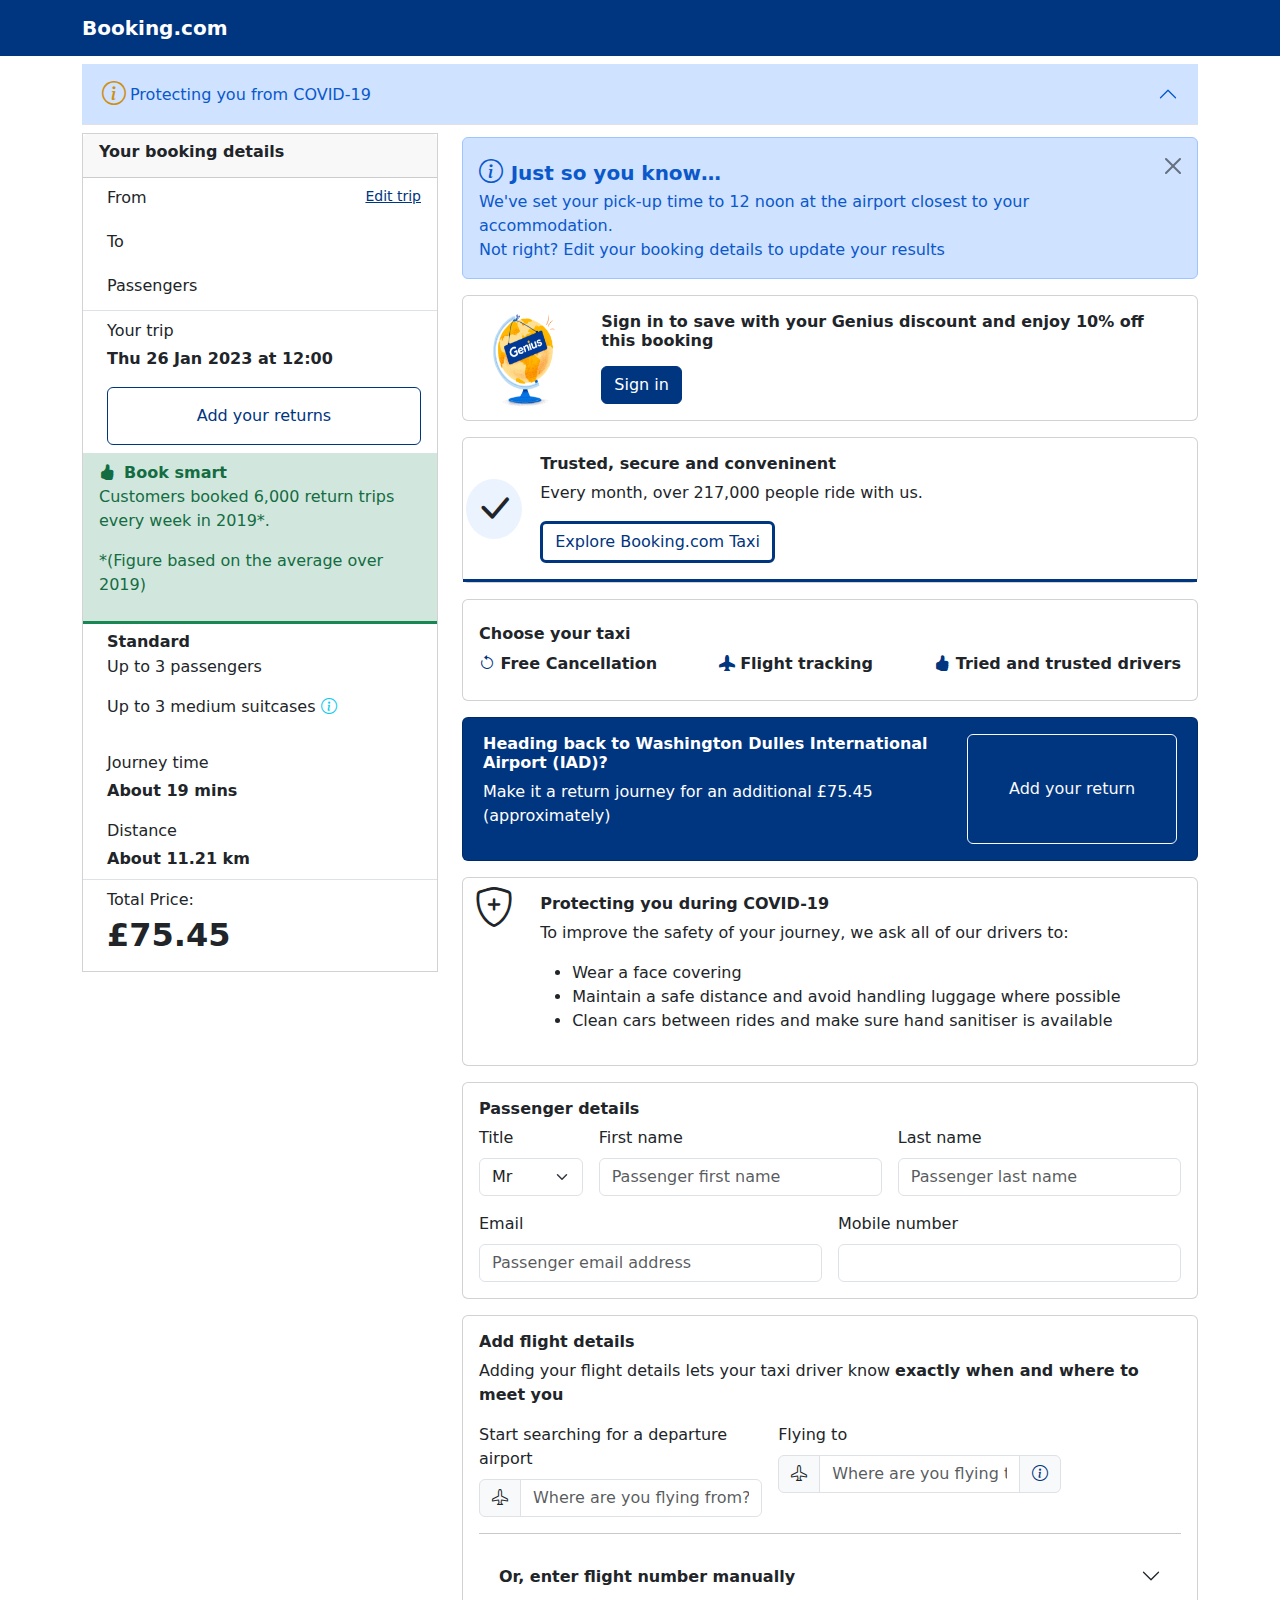
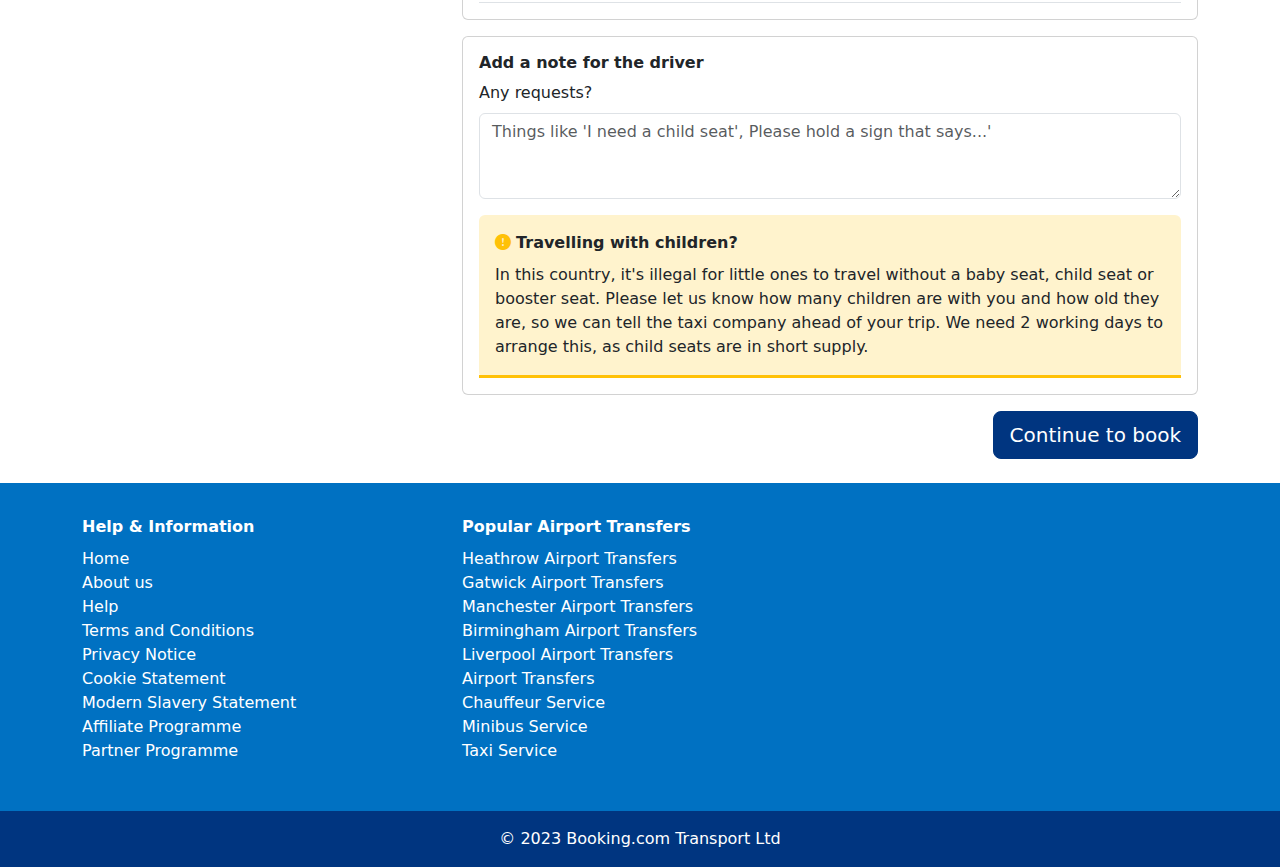
<file: Pages/Airport Taxis/details.html>
<!DOCTYPE html>
<html lang="en">

<head>
    <meta charset="UTF-8">
    <meta http-equiv="X-UA-Compatible" content="IE=edge">
    <meta name="viewport" content="width=device-width, initial-scale=1.0">
    <title>Details</title>
    <link rel="icon" href="../../shared/favico.ico">
    <link href="../../bootstrap-custom/custom-scss/custom-bootstrap.css" rel="stylesheet">
    <link rel="stylesheet" href="https://cdn.jsdelivr.net/npm/bootstrap-icons@1.10.3/font/bootstrap-icons.css">
    <link rel="stylesheet" href="css/details.css">
</head>

<body>
    <header>
        <nav class="navbar navbar-expand-lg bg-primary">
            <div class="container">
                <a class="navbar-brand fw-bold text-white" href="#">Booking.com</a>
            </div>
        </nav>
    </header>
    <main class="container">
        <section class="bg-warning-subtle my-2">
            <div class="accordion accordion-flush" id="accordionExample">
                <div class="accordion-item">
                    <h2 class="accordion-header" id="headingOne">
                        <button class="accordion-button" type="button" data-bs-toggle="collapse"
                            data-bs-target="#covidAccordion" aria-expanded="true" aria-controls="covidAccordion">
                            <i class="bi bi-info-circle fs-4 me-1 text-gold"></i>
                            Protecting you from COVID-19
                        </button>
                    </h2>
                    <div id="covidAccordion" class="accordion-collapse collapse" aria-labelledby="headingOne"
                        data-bs-parent="#accordionExample">
                        <div class="accordion-body">
                            <p class="col-10 fw-light">
                                Your safety matters. From July 2020, we're asking all customers to wear a face
                                covering
                                when travelling with us. If you don't wear a face covering, your driver may not be
                                able
                                to start your journey. Where Coronavirus may affect your plans, here's what you need
                                to
                                know about booking with us at this time.
                                <a href="#">Read more</a>
                            </p>
                        </div>
                    </div>
                </div>
            </div>
        </section>
        <section class="my-2">
            <div class="row">
                <aside class="col-lg-4">
                    <div class="card rounded-0">
                        <div class="card-header">
                            <h6 class="fw-bold">Your booking details</h6>
                        </div>
                        <div class="card-body p-0">
                            <ol class="list-group list-group-flush">
                                <li class="list-group-item border-0">
                                    <div class="ms-2 me-auto">
                                        <div class="d-flex w-100 justify-content-between">
                                            <p class="mb-1">From</p>
                                            <small>
                                                <a href="#">Edit trip</a>
                                            </small>
                                        </div>
                                        <div id="from" class="fw-bold">Washington Dulles International Airport (IAD), 1
                                            Saarinen
                                            Cir, Dulles, VA 20166, USA</div>
                                    </div>
                                </li>
                                <li class="list-group-item border-0">
                                    <div class="ms-2 me-auto">
                                        <div class="d-flex w-100 justify-content-between">
                                            <p class="mb-1">To</p>
                                        </div>
                                        <div id="to" class="fw-bold">The Westin Washington Dulles Airport, 2520 Wasser
                                            Terrace,
                                            Herndon, VA 20171, USA</div>
                                    </div>
                                </li>
                                <li class="list-group-item">
                                    <div class="ms-2 me-auto">
                                        <div class="d-flex w-100 justify-content-between">
                                            <p class="mb-1">Passengers</p>
                                        </div>
                                        <div id="passengersNumber" class="fw-bold">1</div>
                                    </div>
                                </li>
                                <li class="list-group-item border-0">
                                    <div class="ms-2 me-auto">
                                        <div class="d-flex w-100 justify-content-between">
                                            <p class="mb-1">Your trip</p>
                                        </div>
                                        <div class="fw-bold">Thu 26 Jan 2023 at 12:00</div>
                                        <div class="d-grid gap-2 mt-3">
                                            <button class="btn btn-outline-primary py-3" type="button">Add your
                                                returns</button>
                                        </div>
                                    </div>
                                </li>
                                <li
                                    class="list-group-item list-group-item-success border-bottom border-success border-3">
                                    <div>
                                        <i class="bi bi-hand-thumbs-up-fill d-inline"></i>
                                        <h6 class="d-inline fw-bold ps-1">Book smart</h6>
                                    </div>
                                    <p>
                                        Customers booked 6,000 return trips every week in 2019*.
                                    </p>
                                    <p>*(Figure based on the average over 2019)</p>
                                </li>
                                <li class="list-group-item border-0">
                                    <div class="ms-2 me-auto">
                                        <div class="d-flex w-100 justify-content-between">
                                            <h6 class="mb-1 fw-bold">Standard</h6>
                                        </div>
                                        <div>
                                            <p>Up to 3 passengers</p>
                                            <p>
                                                Up to 3 medium suitcases
                                                <i id="info-icon" class="bi bi-info-circle text-info"
                                                    data-bs-tooltip="tooltip" data-bs-placement="bottom"
                                                    data-bs-custom-class="custom-tooltip" data-bs-html="true"
                                                    data-bs-title="This taxi can carry 3 suitcases measuring: <i>Text</i>"></i>
                                            </p>
                                        </div>
                                    </div>
                                </li>
                                <li class="list-group-item border-0">
                                    <div class="ms-2 me-auto">
                                        <div class="d-flex w-100 justify-content-between">
                                            <p class="mb-1">Journey time</p>
                                        </div>
                                        <div class="fw-bold">About 19 mins</div>
                                    </div>
                                </li>
                                <li class="list-group-item">
                                    <div class="ms-2 me-auto">
                                        <div class="d-flex w-100 justify-content-between">
                                            <p class="mb-1">Distance</p>
                                        </div>
                                        <div class="fw-bold">About 11.21 km</div>
                                    </div>
                                </li>
                                <li class="list-group-item border-0">
                                    <div class="ms-2 me-auto">
                                        <div class="d-flex w-100 justify-content-between">
                                            <p class="mb-1">Total Price:</p>
                                        </div>
                                        <h2 class="fw-bold">£75.45</h2>
                                    </div>
                                </li>
                            </ol>
                        </div>
                    </div>
                </aside>
                <div class="col-lg-8">
                    <section class="alert alert-primary alert-dismissible mt-1" role="alert">
                        <span>
                            <i class="bi bi-info-circle fs-4">
                                <strong class="alert-heading fst-normal fs-5">Just so you know…</strong>
                            </i>
                        </span>
                        <p class="mb-0">We've set your pick-up time to 12 noon at the airport closest to your
                            accommodation.
                        </p>
                        <p class="mb-0">Not right? Edit your booking details to update your results</p>
                        <button type="button" class="btn-close" data-bs-dismiss="alert" aria-label="Close"></button>
                    </section>
                    <section class="card mb-3">
                        <div class="row g-0">
                            <div class="col-sm-2 d-flex justify-content-center">
                                <img src="assets/genius-globe.png" class="img-fluid rounded-start" width="96"
                                    height="96">
                            </div>
                            <div class="col-sm-10">
                                <div class="card-body">
                                    <h6 class="card-title fw-bold">Sign in to save with your Genius discount and enjoy
                                        10% off this booking</h6>
                                    <button class="btn btn-primary mt-2">Sign in</button>
                                </div>
                            </div>
                        </div>
                    </section>
                    <section class="card mb-3">
                        <span class="border-bottom border-top-0 border-3 border-primary">
                            <div class="row g-0">
                                <div class="col-sm-1 d-flex justify-content-center align-items-center">
                                    <i class="bi bi-check-lg fs-1 bg-mint-ocean rounded-circle px-2"></i>
                                </div>
                                <div class="col-sm-11 ">
                                    <div class="card-body">
                                        <h6 class="card-title fw-bold">Trusted, secure and conveninent</h6>
                                        <p class="fw-light">Every month, over 217,000 people ride with us.</p>
                                        <button class="btn btn-outline-primary">Explore Booking.com Taxi</button>
                                    </div>
                                </div>
                            </div>
                        </span>
                    </section>
                    <section class="card mb-3 py-2">
                        <div class="card-body">
                            <h6 class="card-title fw-bold">Choose your taxi</h6>
                            <div class="d-flex justify-content-between">
                                <span class="fw-bold">
                                    <i class="bi bi-arrow-counterclockwise text-primary"></i>
                                    Free Cancellation
                                </span>
                                <span class="fw-bold">
                                    <i class="bi bi-airplane-fill text-primary"></i>
                                    Flight tracking
                                </span>
                                <span class="fw-bold">
                                    <i class="bi bi-hand-thumbs-up-fill text-primary"></i>
                                    Tried and trusted drivers
                                </span>
                            </div>
                        </div>
                    </section>
                    <section class="card text-bg-primary mb-3 px-3">
                        <div class="row">
                            <div class="card-body col-sm-8">
                                <h6 class="fw-bold">Heading back to Washington Dulles International Airport (IAD)?</h6>
                                <p>Make it a return journey for an additional £75.45 (approximately)</p>
                            </div>
                            <div class="col-sm-4 d-grid p-3">
                                <button class="btn btn-outline-light">Add your return</button>
                            </div>
                        </div>
                    </section>
                    <section class="card mb-3">
                        <div class="row g-0">
                            <div class="col-lg-1 d-flex justify-content-center">
                                <i class="bi bi-shield-plus fs-1"></i>
                            </div>
                            <div class="card-body col-lg-11">
                                <h6 class="fw-bold">Protecting you during COVID-19</h6>
                                <p>To improve the safety of your journey, we ask all of our drivers to:</p>
                                <ul>
                                    <li>Wear a face covering</li>
                                    <li>Maintain a safe distance and avoid handling luggage where possible</li>
                                    <li>Clean cars between rides and make sure hand sanitiser is available</li>
                                </ul>
                            </div>
                        </div>
                    </section>
                    <section class="card mb-3">
                        <div class="card-body">
                            <h6 class="card-title fw-bold">Passenger details</h6>
                            <form class="row g-3">
                                <div class="col-md-2">
                                    <label for="passengerTitle" class="form-label">Title</label>
                                    <select id="passengerTitle" name="passengerTitle" class="form-select">
                                        <option value="Mr" selected>Mr</option>
                                        <option value="Mrs">Mrs</option>
                                        <option value="Miss">Miss</option>
                                        <option value="Ms">Ms</option>
                                        <option value="Dr">Dr</option>
                                        <option value="Prof">Prof</option>
                                    </select>
                                </div>
                                <div class="col-md-5">
                                    <label for="passengerFirstName" class="form-label">First name</label>
                                    <input type="text" name="passengerFirstName" class="form-control"
                                        id="passengerFirstName" placeholder="Passenger first name">
                                </div>
                                <div class="col-md-5">
                                    <label for="passengerLastName" class="form-label">Last name</label>
                                    <input type="text" name="passengerLastName" class="form-control"
                                        id="passengerLastName" placeholder="Passenger last name">
                                </div>
                                <div class="col-md-6">
                                    <label for="passengerEmail" class="form-label">Email</label>
                                    <input type="email" name="passengerEmail" class="form-control" id="passengerEmail"
                                        placeholder="Passenger email address">
                                </div>
                                <div class="col-md-6">
                                    <label for="passengerMobile" class="form-label">Mobile number</label>
                                    <input type="tel" name="passengerMobile" class="form-control" id="passengerMobile">
                                </div>
                            </form>
                        </div>
                    </section>
                    <section class="card mb-3">
                        <div class="card-body">
                            <h6 class="card-title fw-bold">Add flight details</h6>
                            <p>Adding your flight details lets your taxi driver know <strong>exactly when and where to
                                    meet you</strong></p>
                            <form class="row g-3 mb-2">
                                <div class="col-md-5">
                                    <label for="flyFrom" class="form-label">Start searching for a departure
                                        airport</label>
                                    <div class="input-group">
                                        <span class="input-group-text" id="basic-addon1">
                                            <i class="bi bi-airplane"></i>
                                        </span>
                                        <input type="text" name="flyFrom" class="form-control" id="flyFrom"
                                            placeholder="Where are you flying from?">
                                    </div>
                                </div>
                                <div class="col-md-5">
                                    <label for="flyTo" class="form-label">Flying to</label>
                                    <div class="input-group">
                                        <span class="input-group-text" id="basic-addon1">
                                            <i class="bi bi-airplane"></i>
                                        </span>
                                        <input type="text" name="flyTo" class="form-control" id="flyTo"
                                            placeholder="Where are you flying to?">
                                        <span class="input-group-text" id="basic-addon2" data-bs-tooltip="tooltip"
                                            data-bs-placement="bottom"
                                            data-bs-title="To edit your arrival airport, please edit your trip details">
                                            <i class="bi bi-info-circle text-primary"></i>
                                        </span>
                                    </div>
                                </div>
                            </form>
                            <hr>
                            <div class="accordion accordion-flush" id="accordionExample">
                                <div class="accordion-item border-bottom">
                                    <h2 class="accordion-header" id="headingTwo">
                                        <button class="accordion-button collapsed fw-bold" type="button"
                                            data-bs-toggle="collapse" data-bs-target="#collapseTwo"
                                            aria-expanded="false" aria-controls="collapseTwo">
                                            Or, enter flight number manually
                                        </button>
                                    </h2>
                                    <div id="collapseTwo" class="accordion-collapse collapse"
                                        aria-labelledby="headingTwo" data-bs-parent="#accordionExample">
                                        <div class="accordion-body">
                                            <div class="row">
                                                <div class="col-md-6">
                                                    <label for="flightNumber" class="form-label">Enter flight
                                                        number</label>
                                                    <div class="input-group">
                                                        <input type="text" name="flightNumber" class="form-control"
                                                            id="flightNumber" placeholder="E.g. BA 316">
                                                        <button class="btn btn-primary" type="button"
                                                            id="button-addon2">Add</button>
                                                    </div>
                                                </div>
                                                <div class="col-md-6">
                                                    <p class="fw-light">You can usually find this on a confirmation
                                                        email from the
                                                        company you booked with</p>
                                                </div>
                                            </div>
                                        </div>
                                    </div>
                                </div>
                            </div>
                        </div>
                    </section>
                    <section class="card mb-3">
                        <div class="card-body">
                            <h6 class="card-title fw-bold">Add a note for the driver</h6>
                            <form class="mb-3">
                                <label for="comments" class="mb-2">Any requests?</label>
                                <textarea class="form-control"
                                    placeholder="Things like 'I need a child seat', Please hold a sign that says...'"
                                    id="comments" rows="3" maxlength="500"></textarea>
                            </form>
                            <div class="card border-0 bg-warning-subtle">
                                <span class="border-warning border-bottom border-3">
                                    <div class="card-body">
                                        <div class="card-title ">
                                            <i class="bi bi-exclamation-circle-fill text-warning">
                                                <span class="fst-normal fw-bold text-dark">
                                                    Travelling with children?
                                                </span>
                                            </i>
                                        </div>
                                        <p class="card-text">
                                            In this country, it's illegal for little ones to travel
                                            without
                                            a baby seat, child seat or booster seat. Please let us know how many
                                            children
                                            are with you and how old they are, so we can tell the taxi company ahead of
                                            your
                                            trip. We need 2 working days to arrange this, as child seats are in short
                                            supply.
                                        </p>
                                    </div>
                                </span>
                            </div>
                        </div>
                    </section>
                    <section class="mb-3 text-end">
                        <button class="btn btn-primary btn-lg">Continue to book</button>
                    </section>
                </div>
            </div>
        </section>
    </main>
    <footer>
        <section class="bg-secondary py-3">
            <div class="container py-3">
                <div id="footerLinks" class="row d-flex justify-content-start">
                    <div class="col-lg-4">
                        <ul class="list-unstyled">
                            <li class="fw-bold text-white mb-2">Help & Information</li>
                            <li>
                                <a href="#">Home</a>
                            </li>
                            <li>
                                <a href="#">About us</a>
                            </li>
                            <li>
                                <a href="#">Help</a>
                            </li>
                            <li>
                                <a href="#">Terms and Conditions</a>
                            </li>
                            <li>
                                <a href="#">Privacy Notice</a>
                            </li>
                            <li>
                                <a href="#">Cookie Statement</a>
                            </li>
                            <li>
                                <a href="#">Modern Slavery Statement</a>
                            </li>
                            <li>
                                <a href="#">Affiliate Programme</a>
                            </li>
                            <li>
                                <a href="#">Partner Programme</a>
                            </li>
                        </ul>
                    </div>
                    <div class="col-lg-4">
                        <ul class="list-unstyled">
                            <li class="fw-bold text-white mb-2">Popular Airport Transfers</li>
                            <li>
                                <a href="#">Heathrow Airport Transfers</a>
                            </li>
                            <li>
                                <a href="#">Gatwick Airport Transfers</a>
                            </li>
                            <li>
                                <a href="#">Manchester Airport Transfers</a>
                            </li>
                            <li>
                                <a href="#">Birmingham Airport Transfers</a>
                            </li>
                            <li>
                                <a href="#">Liverpool Airport Transfers</a>
                            </li>
                            <li>
                                <a href="#">Airport Transfers</a>
                            </li>
                            <li>
                                <a href="#">Chauffeur Service</a>
                            </li>
                            <li>
                                <a href="#">Minibus Service</a>
                            </li>
                            <li>
                                <a href="#">Taxi Service</a>
                            </li>
                        </ul>
                    </div>
                </div>
            </div>
        </section>
        <section class="bg-primary py-3">
            <p class="text-center fw-light text-white mb-0">&copy; 2023 Booking.com Transport Ltd</p>
        </section>
    </footer>

    <script src="../../bootstrap-custom/dist/js/bootstrap.bundle.min.js"></script>
    <script src="js/details.js"></script>
</body>

</html>
</file>
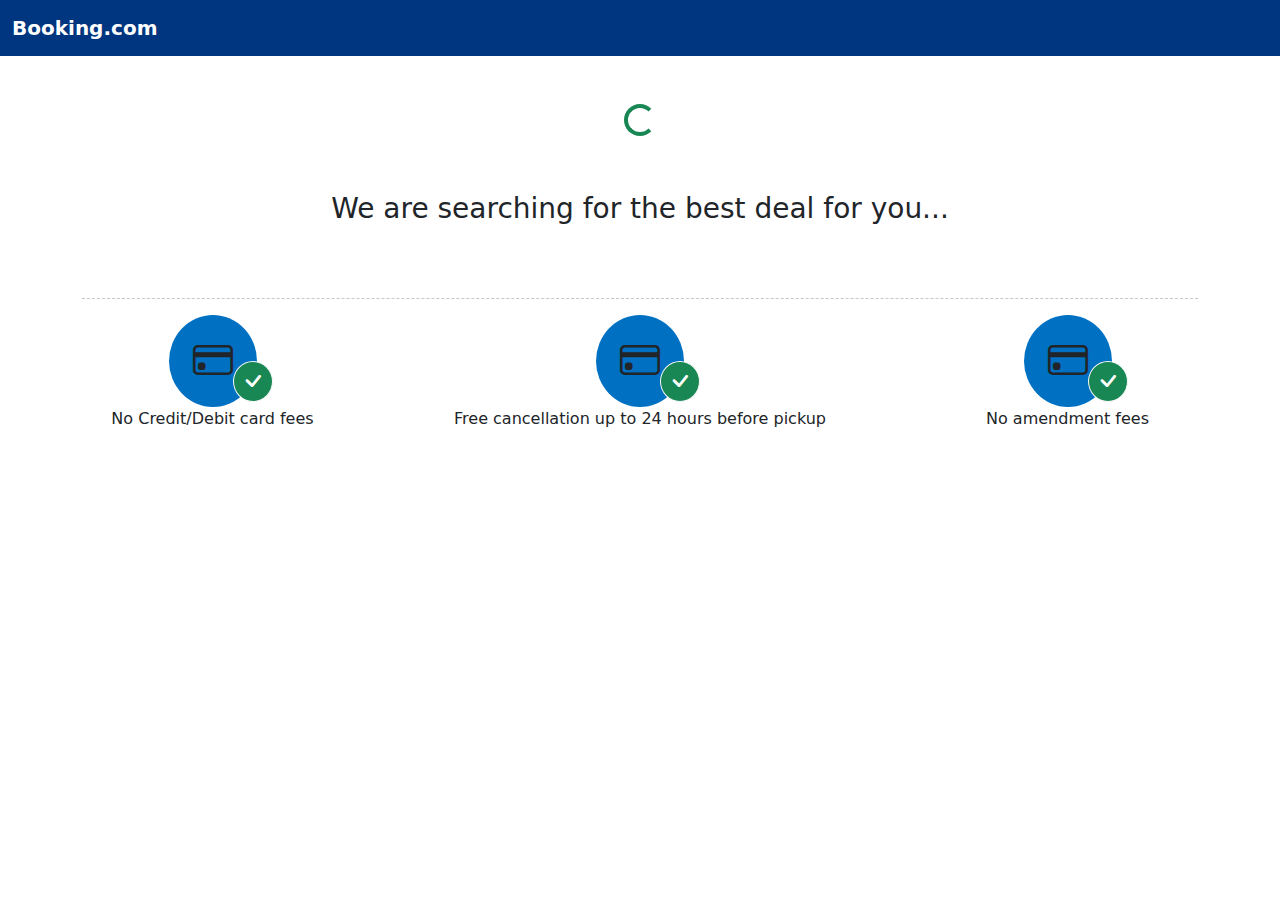
<file: Pages/Airport Taxis/loading.html>
<!DOCTYPE html>
<html lang="en">

<head>
    <meta charset="UTF-8">
    <meta http-equiv="X-UA-Compatible" content="IE=edge">
    <meta name="viewport" content="width=device-width, initial-scale=1.0">
    <title>Finding Taxis...</title>
    <link rel="icon" href="../../shared/favico.ico">
    <link href="../../bootstrap-custom/custom-scss/custom-bootstrap.css" rel="stylesheet">
    <link rel="stylesheet" href="https://cdn.jsdelivr.net/npm/bootstrap-icons@1.10.3/font/bootstrap-icons.css">
    <link rel="stylesheet" href="css/loading.css">
</head>

<body>
    <header>
        <nav class="navbar navbar-expand-lg bg-primary">
            <div class="container-fluid">
                <a class="navbar-brand fw-bold text-white" href="#">Booking.com</a>
            </div>
        </nav>
    </header>
    <main class="container">
        <section class="py-5">
            <div class="d-flex align-items-center justify-content-center pb-5">
                <div class="spinner-border text-success" role="status">
                    <span class="visually-hidden">Loading...</span>
                </div>
            </div>
            <div class="d-flex align-items-center justify-content-center pt-2">
                <h3 class="fw-light">We are searching for the best deal for you...</h3>
            </div>
        </section>
        <hr />
        <section>
            <div class="row">
                <div class="col-lg-3">
                    <div class="d-flex justify-content-center align-items-center">
                        <i class="bi bi-credit-card fs-1 bg-secondary rounded-circle px-4 py-3 position-relative">
                            <span
                                class="position-absolute top-50 badge border border-light rounded-circle bg-success p-1">
                                <i class="bi bi-check"></i>
                            </span>
                        </i>
                    </div>
                    <div class="d-flex justify-content-center align-items-center">
                        <p>No Credit/Debit card fees</p>
                    </div>
                </div>
                <div class="col-lg-6">
                    <div class="d-flex justify-content-center align-items-center">
                        <i class="bi bi-credit-card fs-1 bg-secondary rounded-circle px-4 py-3 position-relative">
                            <span
                                class="position-absolute top-50 badge border border-light rounded-circle bg-success p-1">
                                <i class="bi bi-check"></i>
                            </span>
                        </i>
                    </div>
                    <div class="d-flex justify-content-center align-items-center">
                        <p>Free cancellation up to 24 hours before pickup
                        </p>
                    </div>
                </div>
                <div class="col-lg-3">
                    <div class="d-flex justify-content-center align-items-center">
                        <i class="bi bi-credit-card fs-1 bg-secondary rounded-circle px-4 py-3 position-relative">
                            <span
                                class="position-absolute top-50 badge border border-light rounded-circle bg-success p-1">
                                <i class="bi bi-check"></i>
                            </span>
                        </i>
                    </div>
                    <div class="d-flex justify-content-center align-items-center">
                        <p>No amendment fees
                        </p>
                    </div>
                </div>
            </div>
        </section>
    </main>

    <script src="../../bootstrap-custom/dist/js/bootstrap.bundle.min.js"></script>
    <script src="js/loading.js"></script>
</body>

</html>
</file>
<file: Pages/Airport Taxis/css/details.css>
.custom-tooltip {
    --bs-tooltip-bg: var(--bs-primary);
    --bs-tooltip-padding-x: 20px;
    --bs-tooltip-padding-y: 20px;
}
</file>
<file: Pages/Airport Taxis/css/loading.css>
hr {
    border-top: dashed 1px;
}
</file>
